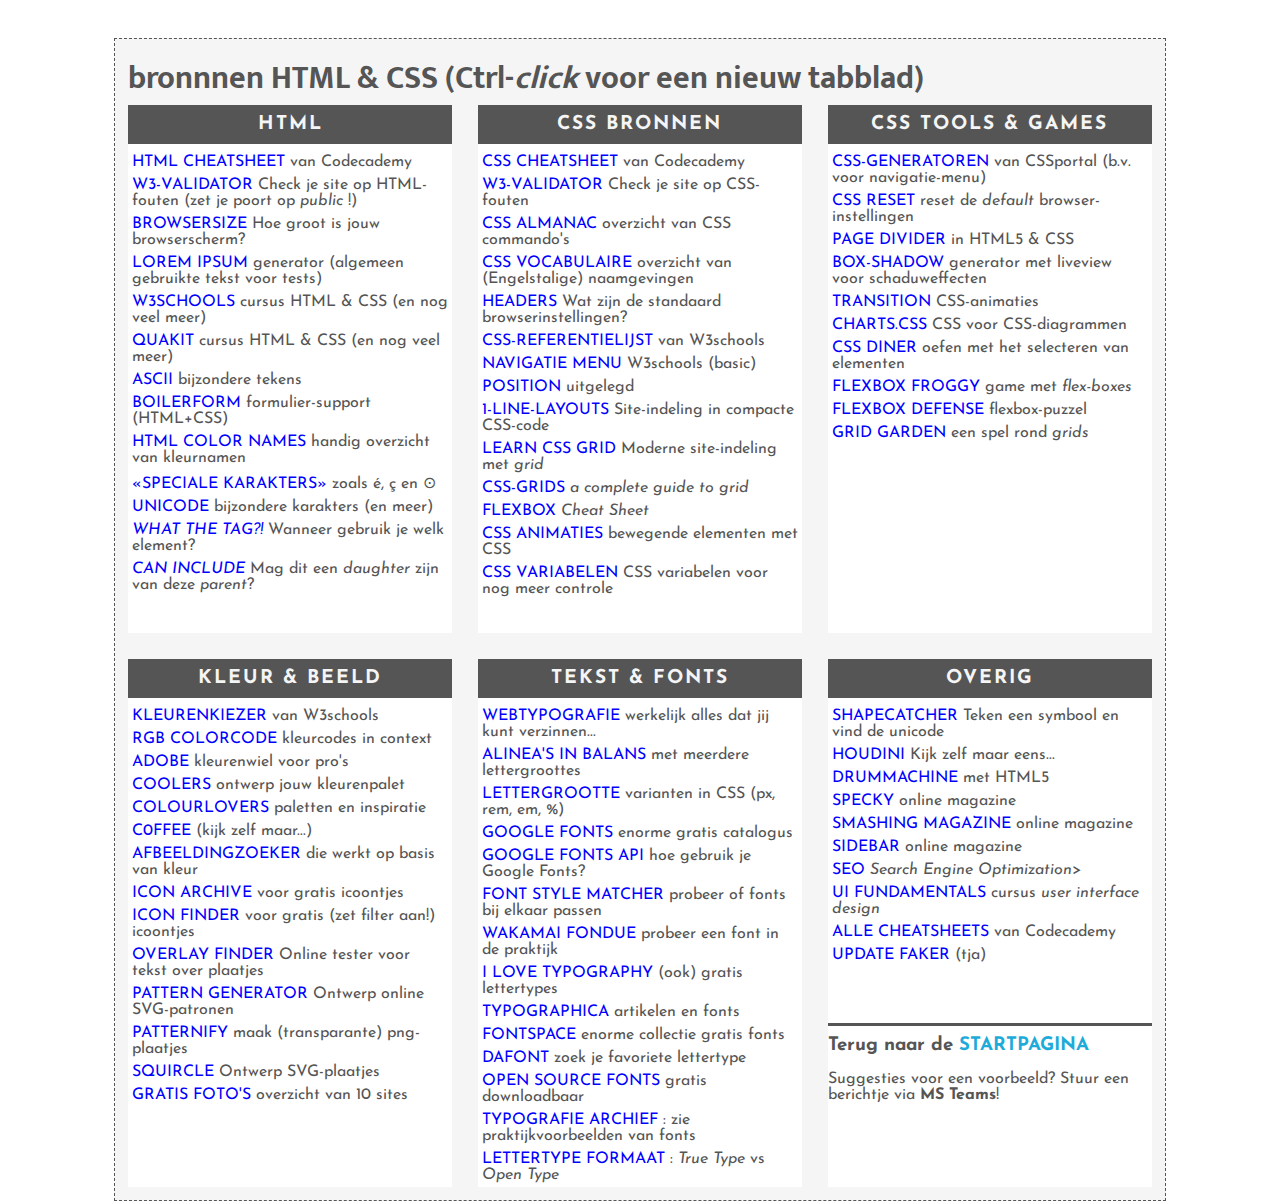
<file: bronnen/index.html>
<!DOCTYPE html>
<html lang="nl">
    <head>
        <meta charset="utf-8">
        <title>bronnen HTML & CSS</title>
        <link rel="stylesheet" href="https://fonts.googleapis.com/css?family=Mukta">
        <link rel="stylesheet" href="https://fonts.googleapis.com/css?family=Josefin+Sans">
        <link rel="stylesheet" href="bronnen.css">        
    </head>
    <body>
        <div id="container">
            <h1>bronnnen HTML & CSS (Ctrl-<em>click</em> voor een nieuw tabblad)</h1>
            <div id="grid-container">
                <div class="box a1">
                    <h2>HTML</h2>
                    <ul>
                        <!-- <li><a href=""></a> </li> -->
                        <li><a href="https://www.codecademy.com/learn/learn-html/modules/learn-html-elements/cheatsheet">HTML cheatsheet</a> van Codecademy</li>
                        <li><a href="https://validator.w3.org/nu/">W3-validator</a> Check je site op HTML-fouten (zet je poort op <em>public</em> !)</li>
                        <li><a href="https://www.webfx.com/tools/whats-my-browser-size/">browsersize</a> Hoe groot is jouw browserscherm?</li>
                        <li><a href="https://www.lipsum.com/">Lorem Ipsum</a> generator (algemeen gebruikte tekst voor tests)</li>
                        <li><a href="https://www.w3schools.com/html/default.asp">W3schools</a> cursus HTML & CSS (en nog veel meer)</li>
                        <li><a href="https://www.quackit.com/html/tutorial/">QuakIt</a> cursus HTML & CSS (en nog veel meer)</li>
                        <li><a href="https://ascii.cl/htmlcodes.htm">ASCII</a> bijzondere tekens</li>
                        <li><a href="https://boilerform.hankchizljaw.com/">Boilerform</a> formulier-support (HTML+CSS)</li>
                        <li><a href="https://htmlcolorcodes.com/color-names/">HTML color names</a> handig overzicht van kleurnamen</li>
                        <li><a href="https://dev.w3.org/html5/html-author/charref">&laquo;speciale karakters&raquo;</a> zoals &eacute;, &ccedil; en &odot;</li>
                        <li><a href="http://zuga.net/articles/">Unicode</a> bijzondere karakters (en meer)</li>
                        <li><a href="https://whatthetag.com/#/"><em>What the tag?!</em></a> Wanneer gebruik je welk element?</li>
                        <li><a href="https://caninclude.glitch.me/"><em>Can Include</em></a> Mag dit een <em>daughter</em> zijn van deze <em>parent</em>?</li>
                    </ul>
                </div>
                <div class="box b1">
                    <h2>CSS bronnen</h2>
                    <ul>
                        <li><a href="https://www.codecademy.com/learn/learn-css/modules/syntax-and-selectors/cheatsheet">CSS cheatsheet</a> van Codecademy</li>
                        <li><a href="https://jigsaw.w3.org/css-validator/">W3-validator</a> Check je site op CSS-fouten</li>
                        <li><a href="https://css-tricks.com/almanac/">CSS Almanac</a> overzicht van CSS commando's</li>
                        <li><a href="http://apps.workflower.fi/vocabs/css/en#selector">CSS vocabulaire</a> overzicht van (Engelstalige) naamgevingen</li>
                        <li><a href="http://zuga.net/articles/html-heading-elements/"> headers</a> Wat zijn de standaard browserinstellingen?</li>
                        <li><a href="https://www.w3schools.com/cssref/default.asp"> CSS-referentielijst</a> van W3schools</li>
                        <li><a href="https://www.w3schools.com/css/css_navbar.asp"> navigatie menu</a> W3schools (basic)</li>
                        <li><a href="https://www.freecodecamp.org/news/css-position-property-explained/">position</a> uitgelegd</li>
                        <li><a href="http://1linelayouts.glitch.me/">1-line-layouts</a> Site-indeling in compacte CSS-code</li>
                        <li><a href="https://learncssgrid.com/">Learn CSS Grid</a> Moderne site-indeling met <em>grid</em></li>
                        <li><a href="https://css-tricks.com/snippets/css/complete-guide-grid/">CSS-grids</a> <em>a complete guide to grid</em></li>
                        <li><a href="https://www.freecodecamp.org/news/flexbox-the-ultimate-css-flex-cheatsheet/">flexbox</a> <em>Cheat Sheet</em></li>
                        <li><a href="https://codersblock.com/blog/the-surprising-things-that-css-can-animate/">CSS animaties</a> bewegende elementen met CSS</li>
                        <li><a href="https://codersblock.com/blog/what-can-you-put-in-a-css-variable/">CSS variabelen</a> CSS variabelen voor nog meer controle</li>
                    </ul>
                </div>
                <div class="box c1">
                    <h2>CSS tools & games</h2>
                    <ul>
                        <li><a href="https://www.cssportal.com/css-generators.php">css-generatoren</a> van CSSportal (b.v. voor navigatie-menu)</li>
                        <li><a href="https://piccalil.li/blog/a-modern-css-reset/">CSS reset</a> reset de <em>default</em> browser-instellingen</li>
                        <li><a href="https://omatsuri.app/page-dividers">Page Divider</a> in HTML5 & CSS</li>
                        <li><a href="https://shadows.brumm.af/">Box-shadow</a> generator met liveview voor schaduweffecten</li>
                        <li><a href="https://www.freecodecamp.org/news/css-transition-examples/">transition</a> CSS-animaties</li>
                        <li><a href="https://chartscss.org/">Charts.css</a> CSS voor CSS-diagrammen</li>
                        <li><a href="https://flukeout.github.io/">CSS diner</a> oefen met het selecteren van elementen</li>
                        <li><a href="https://flexboxfroggy.com/#nl">Flexbox Froggy</a> game met <em>flex-boxes</em></li>
                        <li><a href="http://www.flexboxdefense.com/">Flexbox Defense</a> flexbox-puzzel</li>
                        <li><a href="https://cssgridgarden.com/#nl">Grid Garden</a> een spel rond <em>grids</em></li>
                    </ul>
                </div>
                <div class="box a2">
                    <h2>kleur & beeld</h2>
                    <ul>
                        <li><a href="https://www.w3schools.com/colors/colors_picker.asp">kleurenkiezer</a> van W3schools</li>
                        <li><a href="https://rgbcolorcode.com/">rgb colorcode</a> kleurcodes in context</li>
                        <li><a href="https://color.adobe.com/nl/create/color-wheel">Adobe</a> kleurenwiel voor pro's</li>
                        <li><a href="https://coolors.co/generate">Coolers</a> ontwerp jouw kleurenpalet</li>
                        <li><a href="https://www.colourlovers.com/">ColourLovers</a> paletten en inspiratie</li>
                        <li><a href="http://c0ffee.surge.sh/">c0ffee</a> (kijk zelf maar...)</li>
                        <li><a href="http://labs.tineye.com/">afbeeldingzoeker</a> die werkt op basis van kleur</li>
                        <li><a href="https://iconarchive.com/">Icon Archive</a> voor gratis icoontjes</li>
                        <li><a href="https://www.iconfinder.com/">Icon Finder</a> voor gratis (zet filter aan!) icoontjes</li>
                        <li><a href="https://codepen.io/yaphi1/pen/oNbEqGV">Overlay Finder</a> Online tester voor tekst over plaatjes</li>
                        <li><a href="https://notchris.net/patterns/">Pattern Generator</a> Ontwerp online SVG-patronen</li>
                        <li><a href="http://www.patternify.com/">Patternify</a> maak (transparante) png-plaatjes</li>
                        <li><a href="https://squircley.app/">Squircle</a> Ontwerp SVG-plaatjes</li>   
                        <li><a href="https://www.foleon.com/blog/best-free-business-stock-photo-websites">gratis foto's</a> overzicht van 10 sites</li>
                    </ul>
                </div>
                <div class="box b2">
                    <h2>tekst & fonts</h2>
                    <ul>
                        <li><a href="http://webtypography.net/toc/">WebTypografie</a> werkelijk alles dat jij kunt verzinnen...</li>
                        <li><a href="http://topfunky.com/baseline-rhythm-calculator/">alinea's in balans</a> met meerdere lettergroottes</li>
                        <li><a href="https://www.sitepoint.com/understanding-and-using-rem-units-in-css/">lettergrootte</a> varianten in CSS (px, rem, em, %)</li>
                        <li><a href="https://fonts.google.com/">Google Fonts</a> enorme gratis catalogus</li>
                        <li><a href="https://developers.google.com/fonts/docs/getting_started">Google Fonts API</a> hoe gebruik je Google Fonts?</li>
                        <li><a href="https://meowni.ca/font-style-matcher/">Font Style Matcher</a> probeer of fonts bij elkaar passen</li>
                        <li><a href="https://wakamaifondue.com/beta/">Wakamai Fondue</a> probeer een font in de praktijk</li>
                        <li><a href="https://fonts.ilovetypography.com/">I love typography</a> (ook) gratis lettertypes</li>
                        <li><a href="https://typographica.org/">Typographica</a> artikelen en fonts</li>
                        <li><a href="https://www.fontspace.com/">FontSpace</a> enorme collectie gratis fonts</li>
                        <li><a href="https://www.dafont.com/">DaFont</a> zoek je favoriete lettertype</li>
                        <li><a href="https://www.theleagueofmoveabletype.com/">Open Source Fonts</a> gratis downloadbaar</li>
                        <li><a href="https://fontsinuse.com/">Typografie Archief</a> : zie praktijkvoorbeelden van fonts</li>
                        <li><a href="https://www.makeuseof.com/tag/otf-vs-ttf-fonts-one-better/">lettertype formaat</a> : <em>True Type</em> vs <em>Open Type</em></li>
                    </ul>
                </div>
                <div class="box c2">
                    <h2>overig</h2>
                    <ul>
                        <li><a href="https://shapecatcher.com/">Shapecatcher</a> Teken een symbool en vind de unicode</li>
                        <li><a href="https://houdini.how/">Houdini</a> Kijk zelf maar eens...</li>
                        <li><a href="https://html5drummachine.com/virtual-drum-machine/">drummachine</a> met HTML5</li>
                        <li><a href="https://speckyboy.com/">Specky</a> online magazine</li>
                        <li><a href="https://www.smashingmagazine.com/">Smashing Magazine</a> online magazine</li>
                        <li><a href="https://sidebar.io/">SideBar</a> online magazine</li>
                        <li><a href="https://www.smashingmagazine.com/smashing-guide-search-engine-optimization/">SEO</a> <em>Search Engine Optimization</em>></li>
                        <li><a href="https://www.freecodecamp.org/news/learn-ui-design-fundamentals-with-this-free-one-hour-course/">UI fundamentals</a> cursus <em>user interface design</em></li>
                        <li><a href="https://www.codecademy.com/resources/cheatsheets/all">alle cheatsheets</a> van Codecademy</li>
                        <li><a href="https://updatefaker.com/windows10/BSOD.html">Update Faker</a> (tja)</li>
                    </ul>
                    <h3>Terug naar de <a href="../index.html">startpagina</a></h3>
                    <p>
                        Suggesties voor een voorbeeld? Stuur een berichtje via <strong>MS Teams</strong>!
                    </p>
                </div>
            </div>
        </div>
    </body>
</html>
</file>
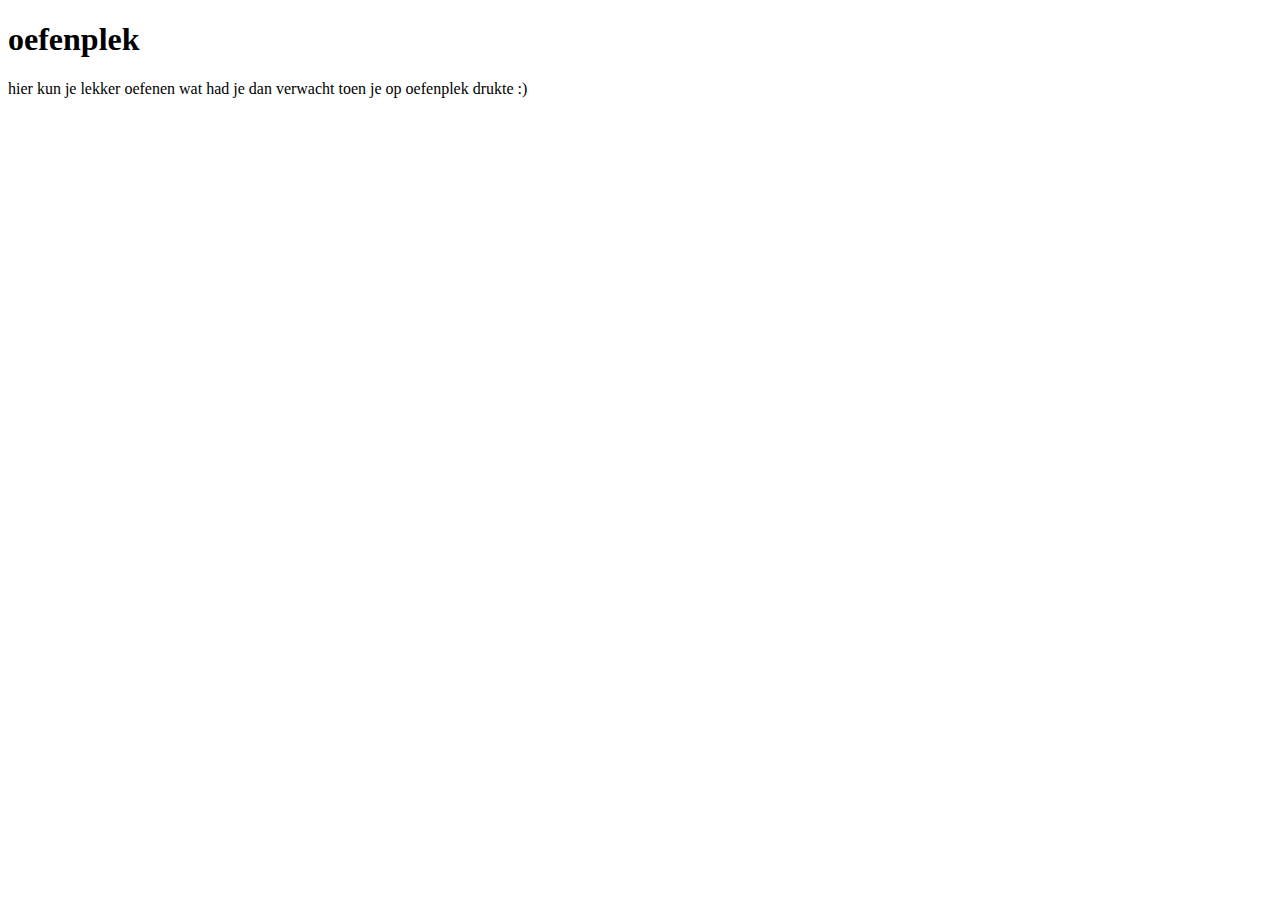
<file: oefenen/index.html>
<!DOCTYPE html>
<html>
    <head>
        <title>oefenplek</title>
    </head>
    <body>
        <h1>oefenplek</h1>
        <p>hier kun je lekker oefenen wat had je dan verwacht toen je op oefenplek drukte :)</p>
    </body>
</html>
</file>
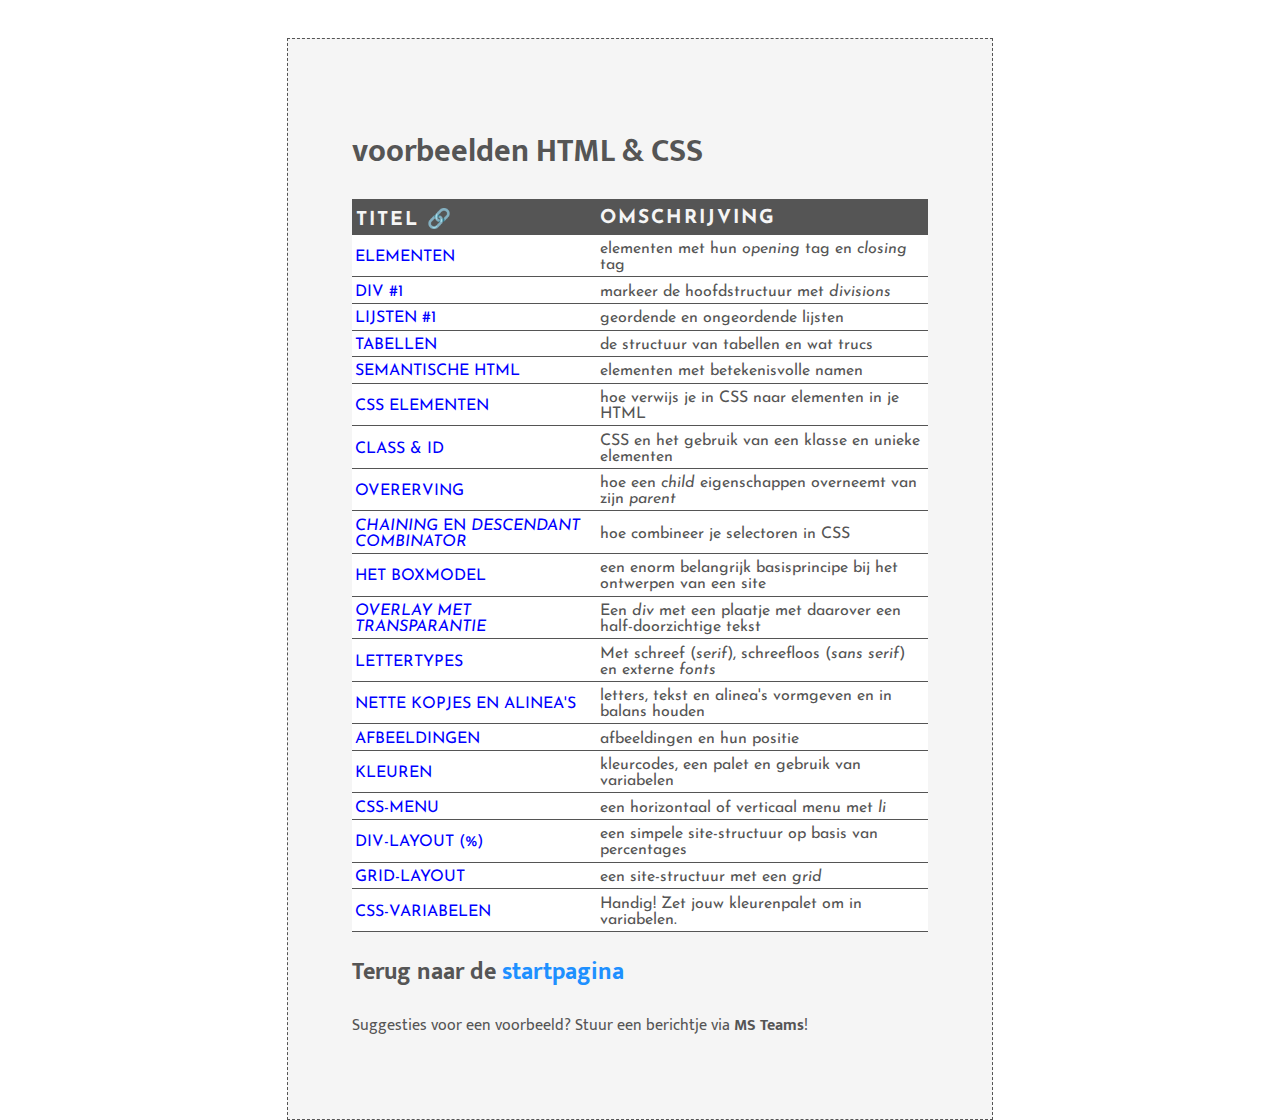
<file: voorbeeldenVanVNR/index.html>
<!DOCTYPE html>
<html lang="nl">
    <head>
        <meta charset="utf-8">
        <title>voorbeelden HTML&CSS</title>
        <link rel="stylesheet" href="https://fonts.googleapis.com/css?family=Mukta">
        <link rel="stylesheet" href="https://fonts.googleapis.com/css?family=Josefin+Sans">
        <link rel="stylesheet" href="css/vb.css">
    </head>
    <body>
        <div id="container">
            <h1>voorbeelden HTML & CSS</h1>
            <table>
              <thead>
                  <tr>
                      <th>titel &#128279;</th>
                      <th>omschrijving</th>
                  </tr>
              </thead>
              <tbody>
                  <tr>
                      <td><a href="elementen/elementen.html" target="_blank">elementen</a></td>
                      <td>elementen met hun <em>opening</em> tag en <em>closing</em> tag</td>
                  </tr>
                  <tr>
                      <td><a href="div1/div1.html" target="_blank">div #1</a></td>
                      <td>markeer de hoofdstructuur met <em>divisions</em></td>
                  </tr>
                  <tr>
                    <td><a href="lijst1/lijst1.html" target="_blank">lijsten #1</a></td>
                    <td>geordende en ongeordende lijsten</td>
                </tr>
                  <tr>
                      <td><a href="tabellen/tabellen.html" target="_blank">tabellen</a></td>
                      <td>de structuur van tabellen en wat trucs</td>
                  </tr>
                  <tr>
                    <td><a href="semantisch/semantisch.html" target="_blank">semantische HTML</a></td>
                    <td>elementen met betekenisvolle namen</td>
                  </tr>
                  <tr>
                    <td><a href="css1/css1.html" target="_blank">CSS elementen</a></td>
                    <td>hoe verwijs je in CSS naar elementen in je HTML</td>
                </tr>
                  <tr>
                    <td><a href="classID/classID.html" target="_blank">class & ID</a></td>
                    <td>CSS en het gebruik van een klasse en unieke elementen</td>
                </tr>
                <tr>
                    <td><a href="overerving/overerving.html" target="_blank">overerving</a></td>
                    <td>hoe een <em>child</em> eigenschappen overneemt van zijn <em>parent</em></td>
                </tr>
                <tr>
                    <td><a href="combi/combi.html" target="_blank"><em>chaining</em> en <em>descendant combinator</em></a></td>
                    <td>hoe combineer je selectoren in CSS</td>
                </tr>
                <tr>
                    <td><a href="boxmodel/boxmodel.html" target="_blank">het boxmodel</a></td>
                    <td>een enorm belangrijk basisprincipe bij het ontwerpen van een site</td>
                </tr>
                <tr>
                    <td><a href="overlay/overlay.html" target="_blank"><em>overlay</em> <em>met transparantie</em></a></td>
                    <td>Een <em>div</em> met een plaatje met daarover een half-doorzichtige tekst</td>
                </tr>
                <tr>
                    <td><a href="fonts/fonts.html" target="_blank">lettertypes</a></td>
                    <td>Met schreef (<em>serif</em>), schreefloos (<em>sans serif</em>) en externe <em>fonts</em></td>
                </tr>
                <tr>
                    <td><a href="tekst/tekst.html" target="_blank">nette kopjes en alinea's</a></td>
                    <td>letters, tekst en alinea's vormgeven en in balans houden</td>
                </tr>
                <tr>
                    <td><a href="afbeeldingen/afbeeldingen.html" target="_blank">afbeeldingen</a></td>
                    <td>afbeeldingen en hun positie</td>
                </tr>
                <tr>
                    <td><a href="kleur/kleur.html" target="_blank">kleuren</a></td>
                    <td>kleurcodes, een palet en gebruik van variabelen</td>
                </tr>
                <tr>
                    <td><a href="menu/menu.html" target="_blank">CSS-menu</a></td>
                    <td>een horizontaal of verticaal menu met <em>li</em></td>
                </tr>
                <tr>
                    <td><a href="divontwerp/divontwerp.html" target="_blank">div-layout (%)</a></td>
                    <td>een simpele site-structuur op basis van percentages</td>
                </tr>
                <tr>
                    <td><a href="grid/grid.html" target="_blank">grid-layout</a></td>
                    <td>een site-structuur met een <em>grid</em></td>
                </tr>
                <tr>
                    <td><a href="variabelen/variabelen.html" target="_blank">CSS-variabelen</a></td>
                    <td>Handig! Zet jouw kleurenpalet om in variabelen.</td>
                </tr>
               </tbody>
          </table>
          <h2>Terug naar de <a href="../index.html">startpagina</a></h2>
          <p>
              Suggesties voor een voorbeeld? Stuur een berichtje via <strong>MS Teams</strong>!
          </p>
        </div>
    </body>
</html>
</file>
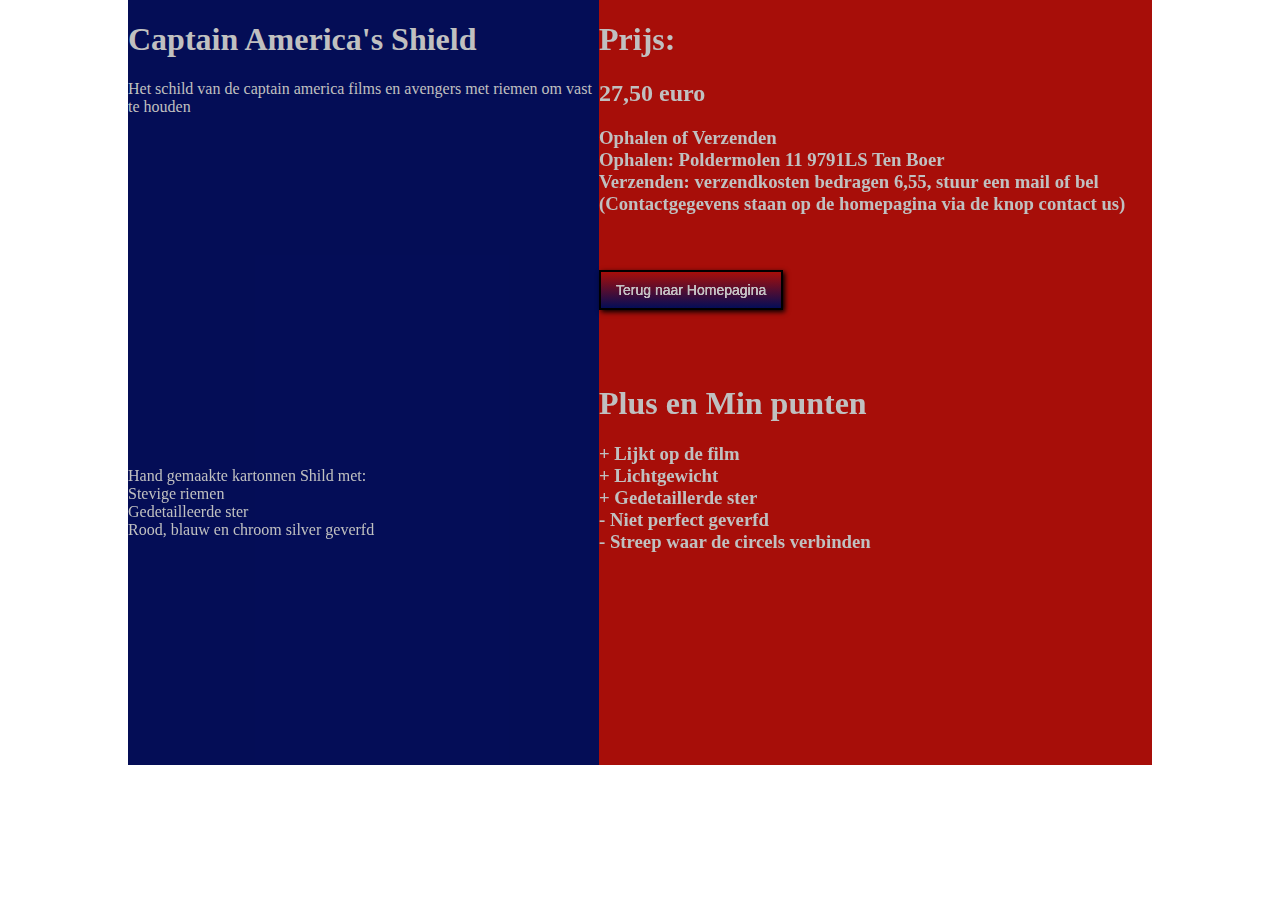
<file: PO/capsshield.html>
<!DOCTYPE html>
<html lang="nl">
    <head>
        <link rel="stylesheet" href="css/vormgeving.css">
        <title>Captain America's shield kopen</title>
    </head>
<body id=cap> 
    <div class="container"> <!-- volledige container -->
        <div class="caplinks"> <!-- linkerhelft container -->
        <h1>Captain America's Shield</h1>
        <p>Het schild van de captain america films en avengers met riemen om vast te houden</p>
        <iframe width="560" height="315" src="https://www.youtube.com/embed/tqzo5r5XWFU" title="YouTube video player" frameborder="0" allow="accelerometer; autoplay; clipboard-write; encrypted-media; gyroscope; picture-in-picture" allowfullscreen></iframe>
        <p>Hand gemaakte kartonnen Shild met:<br> Stevige riemen <br>  Gedetailleerde ster <br> Rood, blauw en chroom silver geverfd <br> </p>
        </div>
        <div class="capRechts"> <!-- rechterhelft container -->
            <h1>Prijs:</h1>
            <h2>27,50 euro</h2>
            <h3>Ophalen of Verzenden <br> Ophalen: Poldermolen 11 9791LS Ten Boer <br> Verzenden: verzendkosten bedragen 6,55, stuur een mail of bel <br> (Contactgegevens staan op de homepagina via de knop contact us)</h3>
            <br>
            <br>
            <button class="Cbutton" type="button" onclick="window.location.href='index.html'">Terug naar Homepagina</button>
            <br>
            <br>
            <br>
            <br>
            <h1>Plus en Min punten</h1>
            <h3>+ Lijkt op de film <br> + Lichtgewicht <br> + Gedetaillerde ster <br> - Niet perfect geverfd <br> - Streep waar de circels verbinden <br> </h3>        
        </div>
    </div>
</body>
</file>
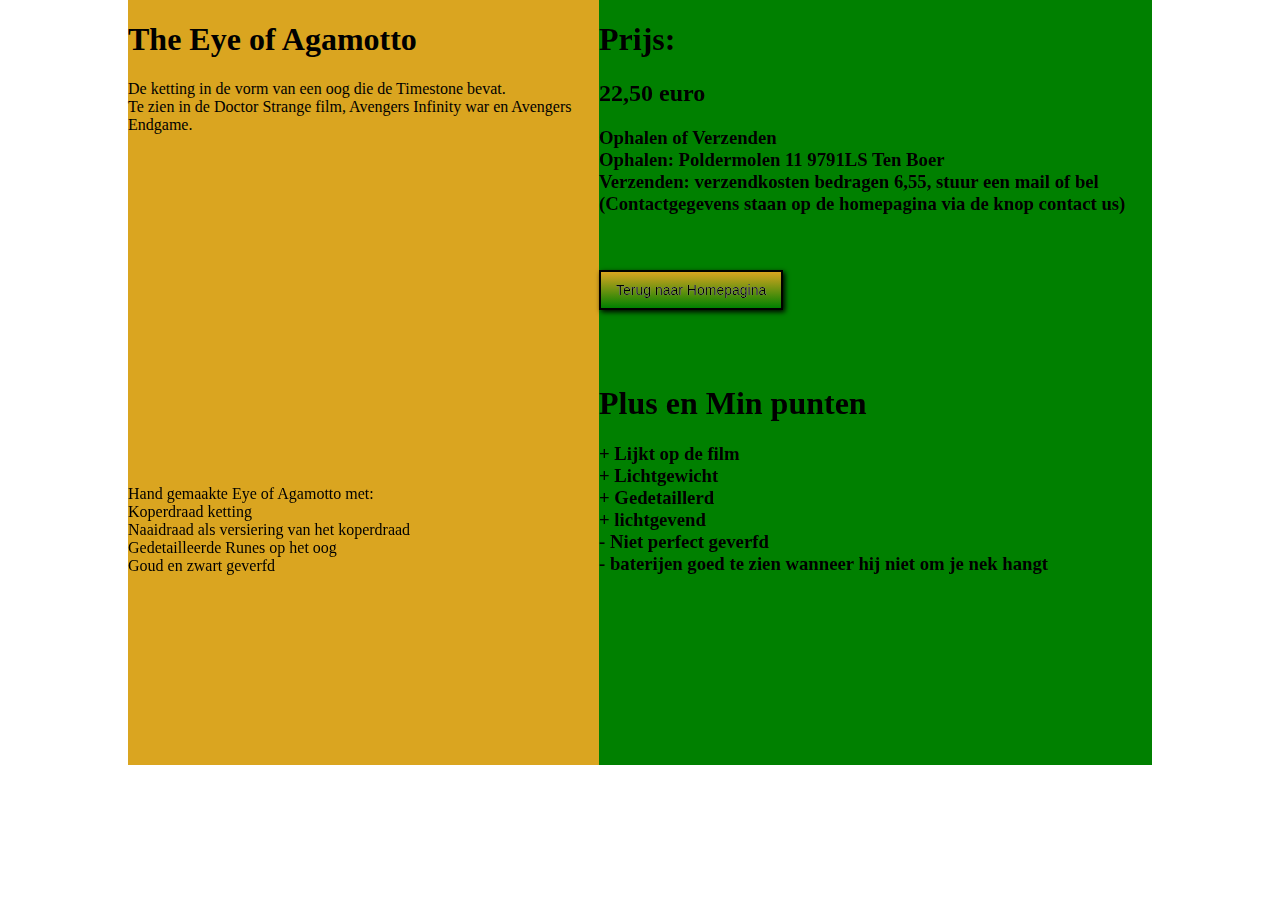
<file: PO/eyeofagamotto.html>
<!DOCTYPE html>
<html lang="nl">
    <head>
        <link rel="stylesheet" href="css/vormgeving.css">
        <title>eye of agamotto kopen</title>
    </head>
<body id=eye> 
    <div class="container"> <!-- volledige container -->
        <div class="eyelinks"> <!-- linkerhelft container -->
        <h1>The Eye of Agamotto</h1>
        <p>De ketting in de vorm van een oog die de Timestone bevat. <br> Te zien in de Doctor Strange film, Avengers Infinity war en Avengers Endgame.</p>
        <iframe width="560" height="315" src="https://www.youtube.com/embed/zfNPfvGBLbs" title="YouTube video player" frameborder="0" allow="accelerometer; autoplay; clipboard-write; encrypted-media; gyroscope; picture-in-picture" allowfullscreen></iframe>
        <p>Hand gemaakte Eye of Agamotto met:<br> Koperdraad ketting <br> Naaidraad als versiering van het koperdraad <br> Gedetailleerde Runes op het oog <br> Goud en zwart geverfd <br> </p>
        </div>
        <div class="eyeRechts"> <!-- rechterhelft container -->
            <h1>Prijs:</h1>
            <h2>22,50 euro</h2>
            <h3>Ophalen of Verzenden <br> Ophalen: Poldermolen 11 9791LS Ten Boer <br> Verzenden: verzendkosten bedragen 6,55, stuur een mail of bel <br> (Contactgegevens staan op de homepagina via de knop contact us)</h3>
            <br>
            <br>
            <button class="Ebutton" type="button" onclick="window.location.href='index.html'">Terug naar Homepagina</button>
            <br>
            <br>
            <br>
            <br>
            <h1>Plus en Min punten</h1>
            <h3>+ Lijkt op de film <br> + Lichtgewicht <br> + Gedetaillerd <br> + lichtgevend <br> - Niet perfect geverfd <br> - baterijen goed te zien wanneer hij niet om je nek hangt <br> </h3>        
        </div>
    </div>
</body>
</file>
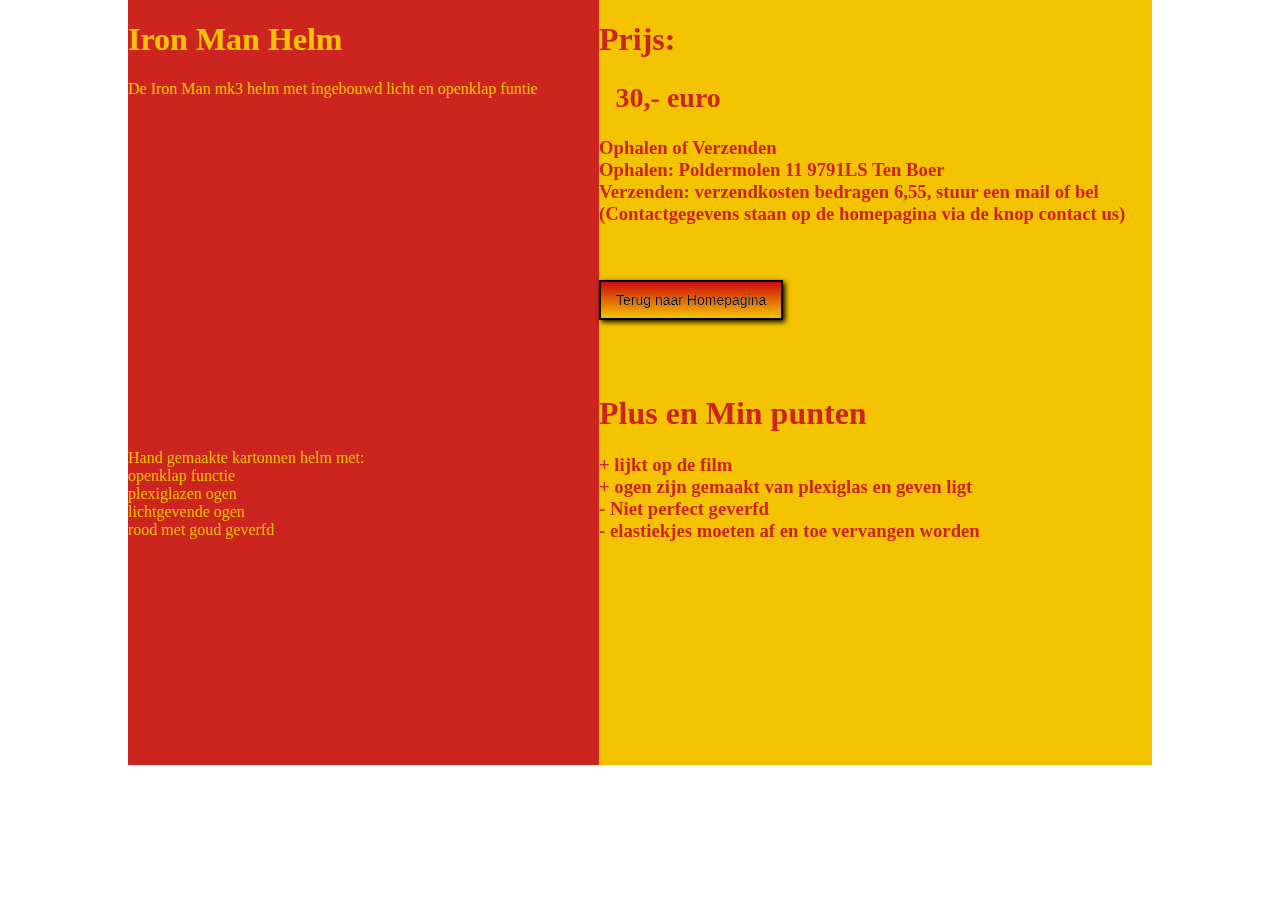
<file: PO/Iron Man Helmet.html>
<!DOCTYPE html>
<html lang="nl">
    <head>
        <link rel="stylesheet" href="css/vormgeving.css">
        <title>Iron Man helm kopen</title>
    </head>
<body id=Iron> 
    <div class="container"> <!-- volledige container -->
        <div class="Ironlinks"> <!-- linkerhelft container -->
        <h1 class="Ironh1">Iron Man Helm</h1>
        <p>De Iron Man mk3 helm met ingebouwd licht en openklap funtie</p>
        <iframe width="560" height="315" src="https://www.youtube.com/embed/eDCqv8h5fRk" title="YouTube video player" frameborder="0" allow="accelerometer; autoplay; clipboard-write; encrypted-media; gyroscope; picture-in-picture" allowfullscreen></iframe>
        <p>Hand gemaakte kartonnen helm met:<br> openklap functie <br>  plexiglazen ogen <br> lichtgevende ogen <br> rood met goud geverfd <br</p>
        </div>
        <div class="IronRechts"> <!-- rechterhelft container -->
            <h1 class="Iron1">Prijs:</h1>
            <h2>30,- euro</h2>
            <h3>Ophalen of Verzenden <br> Ophalen: Poldermolen 11 9791LS Ten Boer <br> Verzenden: verzendkosten bedragen 6,55, stuur een mail of bel <br> (Contactgegevens staan op de homepagina via de knop contact us)</h3>
            <br>
            <br>
            <button class="testbutton" type="button" onclick="window.location.href='index.html'">Terug naar Homepagina</button>
            <br>
            <br>
            <br>
            <br>
            <h1 class=Iron1>Plus en Min punten</h1>
            <h3>+ lijkt op de film <br> + ogen zijn gemaakt van plexiglas en geven ligt <br> - Niet perfect geverfd <br> - elastiekjes moeten af en toe vervangen worden</h3>        
        </div>
    </div>
</body>
</file>
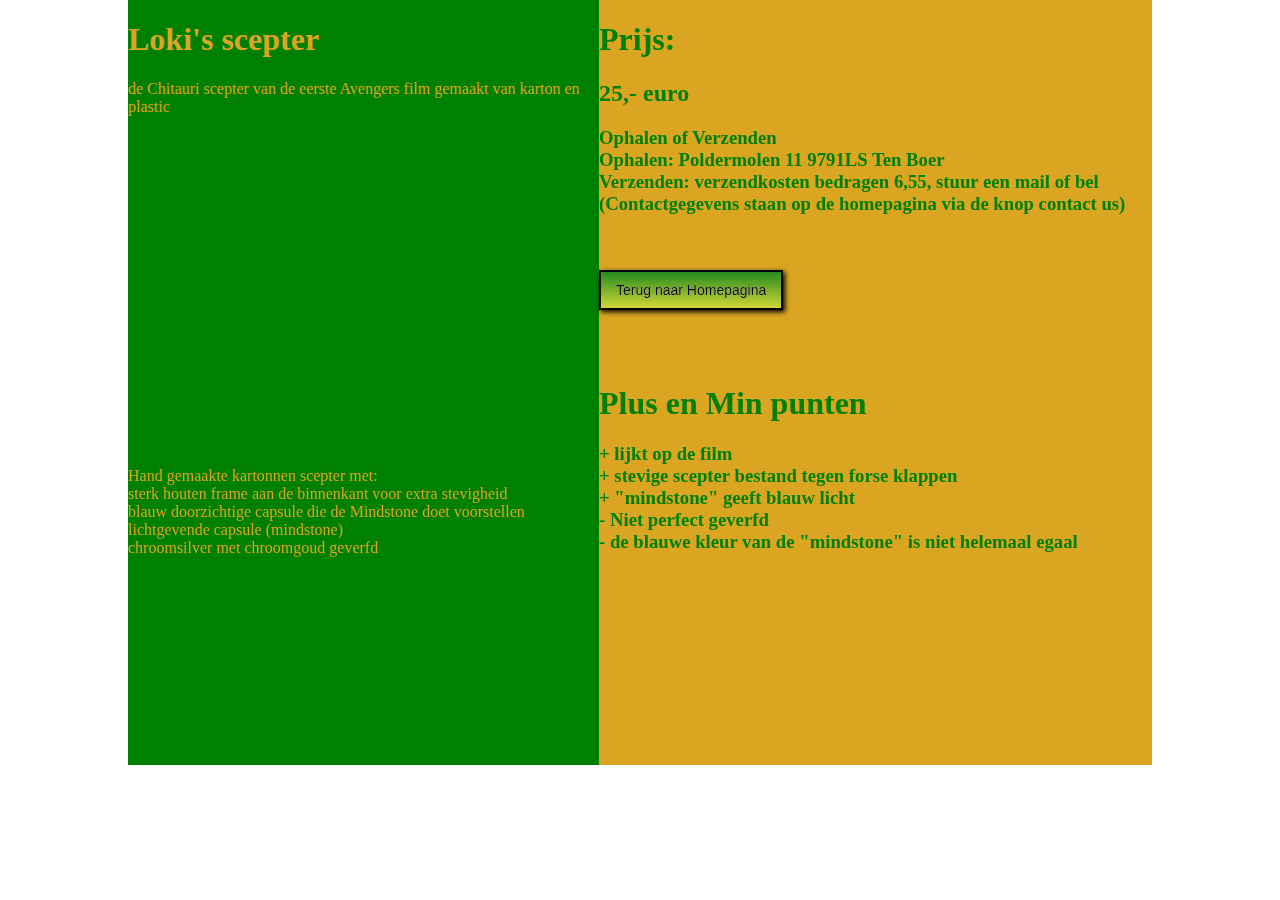
<file: PO/lokiscepter.html>
<!DOCTYPE html>
<html lang="nl">
    <head>
        <link rel="stylesheet" href="css/vormgeving.css">
        <title>loki's scepter kopen</title>
    </head>
<body id=loki> 
    <div class="container"> <!-- volledige container -->
        <div class="lokilinks"> <!-- linkerhelft container -->
        <h1 class=lokih1>Loki's scepter</h1>
        <p>de Chitauri scepter van de eerste Avengers film gemaakt van karton en plastic</p>
        <iframe width="560" height="315" src="https://www.youtube.com/embed/C27IPHVcILg" title="YouTube video player" frameborder="0" allow="accelerometer; autoplay; clipboard-write; encrypted-media; gyroscope; picture-in-picture" allowfullscreen></iframe>
        <p>Hand gemaakte kartonnen scepter met:<br> sterk houten frame aan de binnenkant voor extra stevigheid <br>  blauw doorzichtige capsule die de Mindstone doet voorstellen <br> lichtgevende capsule (mindstone) <br> chroomsilver met chroomgoud geverfd <br</p>
        </div>
        <div class="lokiRechts"> <!-- rechterhelft container -->
            <h1 class="loki1">Prijs:</h1>
            <h2>25,- euro</h2>
            <h3>Ophalen of Verzenden <br> Ophalen: Poldermolen 11 9791LS Ten Boer <br> Verzenden: verzendkosten bedragen 6,55, stuur een mail of bel <br> (Contactgegevens staan op de homepagina via de knop contact us)</h3>
            <br>
            <br>
            <button class="lbutton" type="button" onclick="window.location.href='index.html'">Terug naar Homepagina</button>
            <br>
            <br>
            <br>
            <br>
            <h1 class=loki1>Plus en Min punten</h1>
            <h3>+ lijkt op de film <br> + stevige scepter bestand tegen forse klappen <br> + "mindstone" geeft blauw licht <br> - Niet perfect geverfd <br> - de blauwe kleur van de "mindstone" is niet helemaal egaal <br> </h3>          
        </div>
    </div>
</body>
</file>
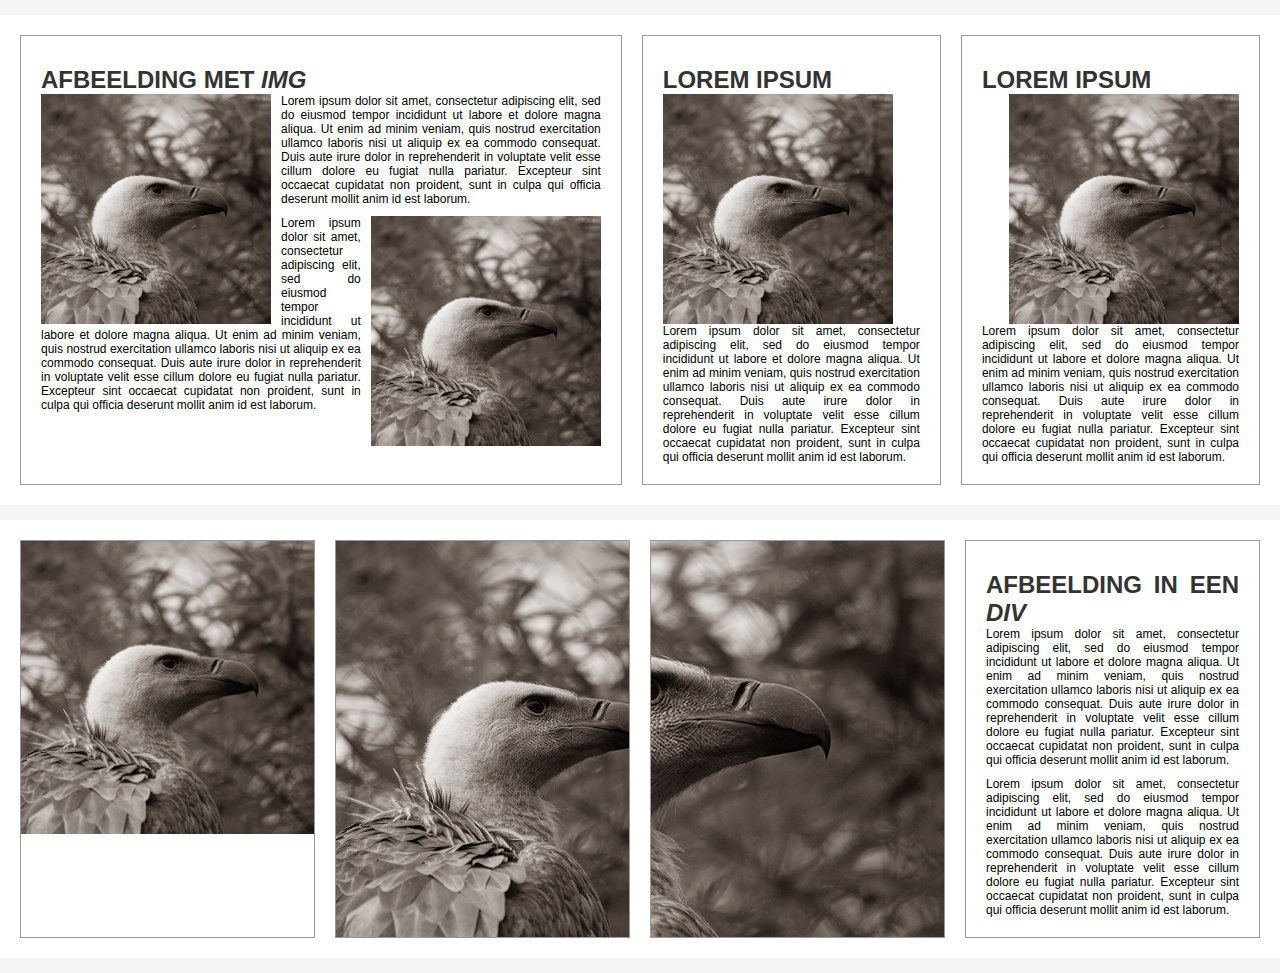
<file: voorbeeldenVanVNR/afbeeldingen/afbeeldingen.html>
<!DOCTYPE html>
<html lang="zxx">
    <head>
        <meta charset="utf-8">
        <title>afbeeldingen</title>
            <link rel="stylesheet" href="afbeeldingen.css">
    </head>
    <body>
        <div class="container">
            <div class="double">
                <h1>afbeelding met <em>img</em></h1>
                <img class="vogelplaatjeLinks" src="vogel.jpg" alt="roofvogel" />
                <p>
                    Lorem ipsum dolor sit amet, consectetur adipiscing elit, sed do eiusmod tempor incididunt ut labore et dolore magna aliqua. Ut enim ad minim veniam, quis nostrud exercitation ullamco laboris nisi ut aliquip ex ea commodo consequat. Duis aute irure dolor in reprehenderit in voluptate velit esse cillum dolore eu fugiat nulla pariatur. Excepteur sint occaecat cupidatat non proident, sunt in culpa qui officia deserunt mollit anim id est laborum.
                </p>
                <img class="vogelplaatjeRechts" src="vogel.jpg" alt="roofvogel" />
                <p>
                    Lorem ipsum dolor sit amet, consectetur adipiscing elit, sed do eiusmod tempor incididunt ut labore et dolore magna aliqua. Ut enim ad minim veniam, quis nostrud exercitation ullamco laboris nisi ut aliquip ex ea commodo consequat. Duis aute irure dolor in reprehenderit in voluptate velit esse cillum dolore eu fugiat nulla pariatur. Excepteur sint occaecat cupidatat non proident, sunt in culpa qui officia deserunt mollit anim id est laborum.
                </p>
            </div>
            <div class="box">
                <h1>lorem ipsum</h1>
                <img class="vogelplaatjeLinks" src="vogel.jpg" alt="roofvogel" />
                <p>
                    Lorem ipsum dolor sit amet, consectetur adipiscing elit, sed do eiusmod tempor incididunt ut labore et dolore magna aliqua. Ut enim ad minim veniam, quis nostrud exercitation ullamco laboris nisi ut aliquip ex ea commodo consequat. Duis aute irure dolor in reprehenderit in voluptate velit esse cillum dolore eu fugiat nulla pariatur. Excepteur sint occaecat cupidatat non proident, sunt in culpa qui officia deserunt mollit anim id est laborum.
                </p>
            </div>
            <div class="box">
                <h1>lorem ipsum</h1>
                <img class="vogelplaatjeRechts" src="vogel.jpg" alt="roofvogel" />
                <p>
                    Lorem ipsum dolor sit amet, consectetur adipiscing elit, sed do eiusmod tempor incididunt ut labore et dolore magna aliqua. Ut enim ad minim veniam, quis nostrud exercitation ullamco laboris nisi ut aliquip ex ea commodo consequat. Duis aute irure dolor in reprehenderit in voluptate velit esse cillum dolore eu fugiat nulla pariatur. Excepteur sint occaecat cupidatat non proident, sunt in culpa qui officia deserunt mollit anim id est laborum.
                </p>
            </div>
        </div>

        <div class="container">
            <div class="box fotodiv L">
            </div>
            <div class="box fotodiv M">
            </div>
            <div class="box fotodiv R">
            </div>
            <div class="box">
                <h1>afbeelding in een <em>div</em></h1>
                <p>
                    Lorem ipsum dolor sit amet, consectetur adipiscing elit, sed do eiusmod tempor incididunt ut labore et dolore magna aliqua. Ut enim ad minim veniam, quis nostrud exercitation ullamco laboris nisi ut aliquip ex ea commodo consequat. Duis aute irure dolor in reprehenderit in voluptate velit esse cillum dolore eu fugiat nulla pariatur. Excepteur sint occaecat cupidatat non proident, sunt in culpa qui officia deserunt mollit anim id est laborum.
                </p>
                <p>
                    Lorem ipsum dolor sit amet, consectetur adipiscing elit, sed do eiusmod tempor incididunt ut labore et dolore magna aliqua. Ut enim ad minim veniam, quis nostrud exercitation ullamco laboris nisi ut aliquip ex ea commodo consequat. Duis aute irure dolor in reprehenderit in voluptate velit esse cillum dolore eu fugiat nulla pariatur. Excepteur sint occaecat cupidatat non proident, sunt in culpa qui officia deserunt mollit anim id est laborum.
                </p>
            </div>
        </div>
    </body>
</html>
</file>
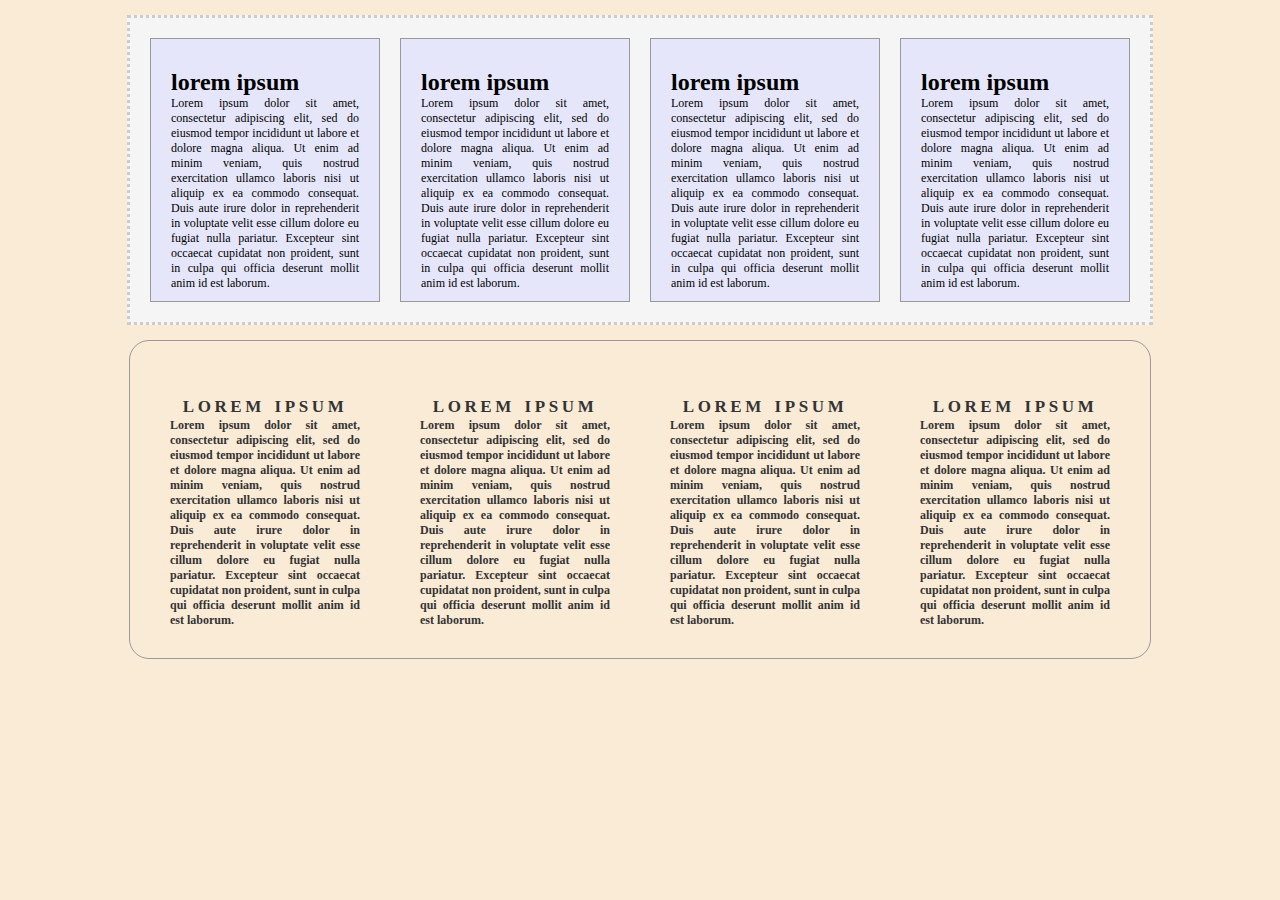
<file: voorbeeldenVanVNR/boxmodel/boxmodel.html>
<!DOCTYPE html>
<html lang="zxx">
    <head>
        <meta charset="utf-8">
        <title>boxmodel</title>
            <link rel="stylesheet" href="boxmodel.css">
    </head>
    <body>
        <div class="container">
            <div class="box">
                <h1>lorem ipsum</h1>
                <p>
                    Lorem ipsum dolor sit amet, consectetur adipiscing elit, sed do eiusmod tempor incididunt ut labore et dolore magna aliqua. Ut enim ad minim veniam, quis nostrud exercitation ullamco laboris nisi ut aliquip ex ea commodo consequat. Duis aute irure dolor in reprehenderit in voluptate velit esse cillum dolore eu fugiat nulla pariatur. Excepteur sint occaecat cupidatat non proident, sunt in culpa qui officia deserunt mollit anim id est laborum.
                </p>
            </div>
            <div class="box">
                <h1>lorem ipsum</h1>
                <p>
                    Lorem ipsum dolor sit amet, consectetur adipiscing elit, sed do eiusmod tempor incididunt ut labore et dolore magna aliqua. Ut enim ad minim veniam, quis nostrud exercitation ullamco laboris nisi ut aliquip ex ea commodo consequat. Duis aute irure dolor in reprehenderit in voluptate velit esse cillum dolore eu fugiat nulla pariatur. Excepteur sint occaecat cupidatat non proident, sunt in culpa qui officia deserunt mollit anim id est laborum.
                </p>
            </div>
            <div class="box">
                <h1>lorem ipsum</h1>
                <p>
                    Lorem ipsum dolor sit amet, consectetur adipiscing elit, sed do eiusmod tempor incididunt ut labore et dolore magna aliqua. Ut enim ad minim veniam, quis nostrud exercitation ullamco laboris nisi ut aliquip ex ea commodo consequat. Duis aute irure dolor in reprehenderit in voluptate velit esse cillum dolore eu fugiat nulla pariatur. Excepteur sint occaecat cupidatat non proident, sunt in culpa qui officia deserunt mollit anim id est laborum.
                </p>
            </div>
            <div class="box">
                <h1>lorem ipsum</h1>
                <p>
                    Lorem ipsum dolor sit amet, consectetur adipiscing elit, sed do eiusmod tempor incididunt ut labore et dolore magna aliqua. Ut enim ad minim veniam, quis nostrud exercitation ullamco laboris nisi ut aliquip ex ea commodo consequat. Duis aute irure dolor in reprehenderit in voluptate velit esse cillum dolore eu fugiat nulla pariatur. Excepteur sint occaecat cupidatat non proident, sunt in culpa qui officia deserunt mollit anim id est laborum.
                </p>
            </div>
        </div>

        <div class="container onder">
            <div class="box">
                <h1>lorem ipsum</h1>
                <p>
                    Lorem ipsum dolor sit amet, consectetur adipiscing elit, sed do eiusmod tempor incididunt ut labore et dolore magna aliqua. Ut enim ad minim veniam, quis nostrud exercitation ullamco laboris nisi ut aliquip ex ea commodo consequat. Duis aute irure dolor in reprehenderit in voluptate velit esse cillum dolore eu fugiat nulla pariatur. Excepteur sint occaecat cupidatat non proident, sunt in culpa qui officia deserunt mollit anim id est laborum.
                </p>
            </div>
            <div class="box">
                <h1>lorem ipsum</h1>
                <p>
                    Lorem ipsum dolor sit amet, consectetur adipiscing elit, sed do eiusmod tempor incididunt ut labore et dolore magna aliqua. Ut enim ad minim veniam, quis nostrud exercitation ullamco laboris nisi ut aliquip ex ea commodo consequat. Duis aute irure dolor in reprehenderit in voluptate velit esse cillum dolore eu fugiat nulla pariatur. Excepteur sint occaecat cupidatat non proident, sunt in culpa qui officia deserunt mollit anim id est laborum.
                </p>
            </div>
            <div class="box">
                <h1>lorem ipsum</h1>
                <p>
                    Lorem ipsum dolor sit amet, consectetur adipiscing elit, sed do eiusmod tempor incididunt ut labore et dolore magna aliqua. Ut enim ad minim veniam, quis nostrud exercitation ullamco laboris nisi ut aliquip ex ea commodo consequat. Duis aute irure dolor in reprehenderit in voluptate velit esse cillum dolore eu fugiat nulla pariatur. Excepteur sint occaecat cupidatat non proident, sunt in culpa qui officia deserunt mollit anim id est laborum.
                </p>
            </div>
            <div class="box">
                <h1>lorem ipsum</h1>
                <p>
                    Lorem ipsum dolor sit amet, consectetur adipiscing elit, sed do eiusmod tempor incididunt ut labore et dolore magna aliqua. Ut enim ad minim veniam, quis nostrud exercitation ullamco laboris nisi ut aliquip ex ea commodo consequat. Duis aute irure dolor in reprehenderit in voluptate velit esse cillum dolore eu fugiat nulla pariatur. Excepteur sint occaecat cupidatat non proident, sunt in culpa qui officia deserunt mollit anim id est laborum.
                </p>
            </div>
        </div>
    </body>
</html>
</file>
<file: bronnen/bronnen.css>
body {
  padding: 0;
  margin: 0;   
  font-family: 'Mukta',sans-serif;
}

h1,h2,h3 {
  margin: 0;
}

h2 {
  padding: 10px;
  background-color: #555;
  color: whitesmoke;
  font-size: 1.2em;
  text-transform: uppercase;
  text-align: center;
  letter-spacing: 2px;
}

h3 {
  margin-top: 3em;
  padding-top: .56em;
  border-top: .2em solid #555;
}

li,ul {
  padding: 5px 2px 2px 2px;
  margin: 0;
}

li {
  list-style: none;
}

a {
  text-decoration: none;
  color: blue;
  text-transform: uppercase;
}

a:hover {
  color: whitesmoke;
  background-color: #111;
}

li:hover {
  background-color: yellow;
}
  
#container {
  width: 80%;
  margin: auto;
  margin-top: 3%;
  padding: 1%;
  background-color: whitesmoke;
  color: #555;
  border: 1px dashed #555;
}

#grid-container {
  display: grid;
  grid-template-rows: repeat(2, 1fr); /* 1fr: gebruik alle free space */
  grid-template-columns: repeat(3, 1fr);
  grid-gap: 2vw; /* 2 t.o.v. viewport width */    
}
  
.box {
  font-family: 'Josefin Sans',sans-serif;
  background-color: #FFF;
}

.c2 h3 a {
  color: #1FABDA;
}
</file>
<file: voorbeeldenVanVNR/css/vb.css>
body {
    padding: 0;
    margin: 0;   
    font-family: 'Mukta',sans-serif;
}

#container {
    width: 45%;
    margin: auto;
    margin-top: 3%;
    padding: 5%;
    background-color: whitesmoke;
    color: #555;
    border: 1px dashed #555;
}

table {
    width: 100%;
    height: auto;
    margin-left: 0%;
    border-collapse: collapse;
    background-color: #FFF;
    font-family: 'Josefin Sans',sans-serif;
}

thead {
    background-color: #555;
}

th {
    padding: 10px 0px 10px 0px;
    color: whitesmoke;
    font-size: 1.2em;
    text-transform: uppercase;
    text-align: left;
    letter-spacing: 2px;
}

tr {
    border-bottom: 1px solid #555;
}

td,th {
    padding: 0.2em;
    padding-top: 0.4em;
}

a {
    text-decoration: none;
    color: dodgerblue;
}

tbody a {
    color: blue;
    text-transform: uppercase;
}

tbody tr:hover {
    background-color: whitesmoke;
}
</file>
<file: PO/css/vormgeving.css>
html, body {
    padding: 0;
    margin: 0;
    height:100%;
}

body {
    background-image: url("https://htmlcolorcodes.com/assets/images/colors/black-color-solid-background-1920x1080.png"); 
}

.contact {
	background-image: url("https://htmlcolorcodes.com/assets/images/colors/white-color-solid-background-1920x1080.png"); 
}

#start{
	width: 80%;
    Height: 130%;
    background-color: #CC241F;
    margin-left: 10%;
    display: inline-flex;
	color: white;
	font-family: 'Comfortaa', cursive; 
}

.startlinks{
	width: 70%;
    Height: 100%;
    background-color: #E3CA27;
	text-align: center;
}

.start3{
	margin-left: 20px;
	text-align: center;
}

#start h4{
	text-align: center;
}

#picture1 {
	height: 150px;
	width: 275px;
}

#picture2 {
	height: 300px;
	width: 275px;
}

.center {
	display: block;
	margin-left: auto;
	margin-right: auto;
  }

.Ccontainer {
	width: 100%;
    Height: 100%;
    background-color: white;
}

#grid {
    display: grid;
    grid-template-columns: 10% 10% 10% 10% 10% 10% 10% 10% 10% 10%;
    grid-template-rows: 10% 10% 10% 10% 10% 10% 10% 10% 10% 10%;
    height: 978px;
  }

#grid h1{
	color: black;
	text-align: center;
}

.image1 {
   grid-column-start: 2;
    grid-column-end: 10;
    grid-row-start: 2;
    grid-row-end: 10;
	padding-left: 15px;
	height: 200px;
 }

.image2 {
	grid-column-start: 2;
    grid-column-end: 10;
    grid-row-start: 6;
    grid-row-end: 10;
	height: 220px;
 }

.ch1 {
	grid-column-start: 4;
    grid-column-end: 8;
    grid-row-start: 6;
    grid-row-end: 8;
	padding-top: 50px;
 }

.ch12 {
	grid-column-start: 4;
    grid-column-end: 8;
    grid-row-start: 2;
    grid-row-end: 3;
	padding-top: 45px;
 }

.ch13 {
	grid-column-start: 4;
    grid-column-end: 8;
    grid-row-start: 1;
    grid-row-end: 2;
	padding-top: 50px;
 }

.Ironh1{
	color: rgb(243, 194, 0);
}

.Iron1{
	color: #CC241F;
}
#Iron p{
	color:rgb(243, 194, 0);
}

.container{
	width: 80%;
    Height: 85%;
    background-color: #CC241F;
    margin-left: 10%;
	align-items: center;
    display: inline-flex;
}

.Ironlinks{ 
	width: 46%;
    Height: 100%;
    background-color: #CC241F;
}

.IronRechts{
    width: 54%;
    Height: 100%;
    background-color: rgb(243, 194, 0);
}

.Iron1{
	color: #CC241F;
}

#Iron h2{
	 color: #CC241F;
	 margin-left: 3%;
	 font-size: 28px;
 }
#Iron h3{
	color: #CC241F;
}

.lokilinks{ 
	width: 46%;
    Height: 100%;
    background-color: green;
}

.lokiRechts{
    width: 54%;
    Height: 100%;
    background-color: goldenrod;
	color: green;
}

.lokih1{
	color: goldenrod;
}

#loki p{
	color: goldenrod;
}

.loki1{
	color: green;
}

.caplinks{
	width: 46%;
    Height: 100%;
    background-color: #000d58fa;
}

.capRechts{
	width: 54%;
    Height: 100%;
    background-color: rgb(167, 14, 9);
}

#cap {
	color: silver;
}

#content {
    width: 10%;
    Height: 100%;
    background-color: #E3CA27;
    padding-left: 70%;
}

.eyelinks{
	width: 46%;
    Height: 100%;
    background-color: goldenrod;
}

.eyeRechts{
	width: 54%;
    Height: 100%;
    background-color: green;
}

.testbutton {
	font-family: arial;
	color: #000000 !important;
	font-size: 14px;
	text-shadow: 0px 0px 0px #FFFFFF;
	box-shadow: 2px 2px 5px #000000;
	padding: 10px 15px;
	border-radius: 0px;
	border: 2px solid #000000;
	background: #D4BA15;
	background: linear-gradient(to top, rgb(243, 194, 0), #CF0C0C);
  }

.testbutton:hover {
	color: #000000 !important;
	background: #CFCFCF;
  }

.lbutton {
	font-family: arial;
	color: #000000 !important;
	font-size: 14px;
	text-shadow: 0px 0px 0px #FFE8E8;
	box-shadow: 2px 2px 5px #000000;
	padding: 10px 15px;
	border-radius: 0px;
	border: 2px solid #000000;
	background: #D0D636;
	background: linear-gradient(to top, #D0D636, #258C1D);
  }

 .lbutton:hover {
	color: #000000 !important;
	background: #FFFFFF;
  }

.Cbutton {
	font-family: arial;
	color: silver !important;
	font-size: 14px;
	text-shadow: 0px 0px 0px #FFFFFF;
	box-shadow: 2px 2px 5px #000000;
	padding: 10px 15px;
	border-radius: 0px;
	border: 2px solid #000000;
	background: #D4BA15;
	background: linear-gradient(to top, #000d58fa, rgb(167, 14, 9));
  }

 .Cbutton:hover {
	color: #000000 !important;
	background: #CFCFCF;
  }

.Ebutton {
	font-family: arial;
	color: #000000 !important;
	font-size: 14px;
	text-shadow: 0px 0px 0px #FFFFFF;
	box-shadow: 2px 2px 5px #000000;
	padding: 10px 15px;
	border-radius: 0px;
	border: 2px solid #000000;
	background: #D4BA15;
	background: linear-gradient(to top, green, goldenrod);
  }

.Ebutton:hover {
	color: #000000 !important;
	background: #CFCFCF;
  }



#menu {
	background: linear-gradient(to bottom,  #CC241F,  #E3CA27);
	color: #FFF;
	height: 75px;
    width: 80%;
    margin-left: 10%;
	/* dit stuk heb ik gekopieerd uitleg: gradient background betekend in elkaar overlopend in dit geval rood loopt over in geel, color is kleur tekst, hoogte menu is 75pixels, breedte 80% van de pagina, er zit een marge aan de linker kant van 10% van de pagina */
} 

#menu ul, #menu li {
	margin: 0 auto;
	padding: 0;
	list-style: none;
	/* dit stuk heb ik gekopieerd uitleg: margin tussen de in de lijst staande dingen is 0px, de padding is ook 0px, er is geen list style dus er komen geen puntjes voor elk menu */
}

#menu ul {
	width: 100%;
    margin-left: 30%;
	/* dit stuk heb ik gekopieerd uitleg: breedte en margin left spreken voorzich */
}

#menu li {
	float: left;
	display: inline;
	position: relative;
	/* dit stuk heb ik gekopieerd uitleg: float brengt de menus naar links totaan de margin van 30%, display inline laat het mogelijk zijn om tekst in de menus te laten zien, de position zet hem op de plek naast de margin ook wel de statische plek genoemd */
}

#menu a {
	display: block;
	line-height: 69px;
	padding: 0 14px;
	text-decoration: none;
	color: white;
	font-size: 16px;
	/* dit stuk heb ik gekopieerd uitleg: display block betekend op een bepaalde regel zo vermogelijk naar de rechtekant na de margin todat hij bij het einde is van de totale width, lijn heigth laat de totale hoogte zien van de lijn (het menu van bijv: contact us) waarin de teksts kan staan, text decoration none zorgt ervoor dat er geen lijnen onder de tekst van een menutje staan, kleur en font size van de text is dus wit en 16px hoog */
}

#menu a.dropdown-arrow:after {
	content: "\25BE";
	margin-left: 5px;
	/* dit stuk heb ik gekopieerd uitleg: content laat me sub-menus eronder toevoegen en door de links naar de andere html pagina's gaan nadat er op wordt geklikt, de submenus staan 5 pixels opzij door de margin left */
}

#menu li a:hover {
	color: #0099CC;
	background: #F2F2F2;
	/* dit stuk heb ik gekopieerd uitleg: als je over een van de menus heen gaat met je muis veranderd de tekst van kleur namelijk blauw, achtergrond van het desbetreffende veranderd dan in het wit */
}

#menu input {
	display: none;
	margin: 0;
	padding: 0;
	height: 75px;
	width: 100%;
	opacity: 0;
	cursor: pointer
	/* dit stuk heb ik gekopieerd uitleg: er is hier geen bepaalde display, margin  totaan width spreekt voorzich, opacity geeft het de mogelijkheid om doorzichtig te zijn, cursor laat je muis veranderen in een handje met een wijsvinger omhoog */
}

#menu ul.sub-menus{
	height: auto;
	overflow: hidden;
	width: 170px;
	background: #444444;
	position: absolute;
	display: none;
	/* dit stuk heb ik gekopieerd uitleg: sub-menu's zijn de menus die tevoorschijn komen als je muis op het menu erboven staat, height past hij automatisch aan aan het menu boven hem. de overflow hidden zorgt ervoor dat alle tekst die te lang is niet getoond wordt, width is hoe breed het submenu is background is de kleur van achtergrond, position absolute betekend dat het sub menu recht onder de parent gaat staan in dit geval dus onder dat menu, display none laat hem ozichtbaar zijn todat je met je muis op het debetreffende menu gaat staan */
}

#menu ul.sub-menus li {
	display: block;
	width: 100%;
	/* dit stuk heb ik gekopieerd uitleg: de sub-menu's staan onder elkaar door display block  dit betekend op een bepaalde rij zo vermogelijk van links naar rechts tot einde van de width dus niet verder als de groote van het menutje zelf */
}

#menu ul.sub-menus a {
	color: #FFFFFF;
	font-size: 18px;
	/* dit stuk heb ik gekopieerd uitleg: de kleur en grotte van de tekst in de sub-menu's*/
}

#menu li:hover ul.sub-menus {
	display: block
	/* dit stuk heb ik gekopieerd uitleg: de display laat zien waar de sub-menus moeten staan in dit geval block betekend dat het op een nieuwe regel begint */
}

#menu ul.sub-menus a:hover{
	background: #F2F2F2;
	color: #444444;
	/* dit stuk heb ik gekopieerd uitleg: wat hier word bedoeld is dat wanneer je over één van de sub menus heen gaat de achtergrondkleur en de kleur van de tekst veranderen */
}
</file>
<file: voorbeeldenVanVNR/afbeeldingen/afbeeldingen.css>
* {
    margin: 0;
    padding: 0;
}

body {
    background-color: whitesmoke;
    font-family:'Segoe UI', Tahoma, Geneva, Verdana, sans-serif;
    font-size: 12px;
}

h1 {
    text-transform: uppercase;
    color: #333;
    margin-left: 0px;
}

p {
    margin-bottom: 10px;
}

.vogelplaatjeLinks, .vogelplaatjeRechts {
    width: 230px;
}

.vogelplaatjeLinks {
    float: left;
    margin-right: 10px;

}

.vogelplaatjeRechts {
    float: right;
    margin-left: 10px;
}

.fotodiv {
    background-image: url(vogel.jpg);
}

.L {
    background-size: contain;
    background-repeat: no-repeat;
    background-position-x: left;
}

.M {
    background-size: cover;
    background-repeat: no-repeat;
    background-position-y: bottom;
}

.R {
    background-size: auto;
    background-repeat: no-repeat;
    background-position: right center;
}

.container {
    max-width: 1652px;
    background-color: white;
    padding: 10px;
    margin: 15px auto;
    text-align: justify;
    display: flex;
}

.box, .double {
    background-color:transparent;
    margin: 10px;
    padding: 30px 20px 10px 20px;
    border: 1px solid #999;
}

.box {
    width: 350px;
}

.double {
    width: 762px;
}
</file>
<file: voorbeeldenVanVNR/boxmodel/boxmodel.css>
body {
    background-color:antiquewhite;
    font-family: Cambria, Cochin, Georgia, Times, 'Times New Roman', serif;
    font-size: 12px;
    /* MERK OP: de body heeft standaard een margin */
    margin: 0;
}

.container {
    background-color: whitesmoke;
    width: 1000px;
    padding: 10px;
    margin: 15px auto;
    text-align: justify;
    display: flex;
    border: 3px dotted #CCC;
}

.box {
    background-color:lavender;
    margin: 10px;
    /* met de klok mee van boven naar rechts naar onder naar links */
    padding: 30px 20px 10px 20px;
    border: 1px solid #999;
}

.onder {
    font-weight: 600;
    border: 1px solid #999;
    border-radius: 20px;
    background-color: transparent;
    color: #333;
}

.onder .box {
    background-color: transparent;
    border: none;
}

.onder .box:hover {
    background-color: whitesmoke;
    border: 1px solid red;
    margin: 9px;
}

h1,p {
    margin: 0px;
}

.onder h1 {
    font-variant: small-caps;
    letter-spacing: .15em;
    text-align: center;
}
</file>
